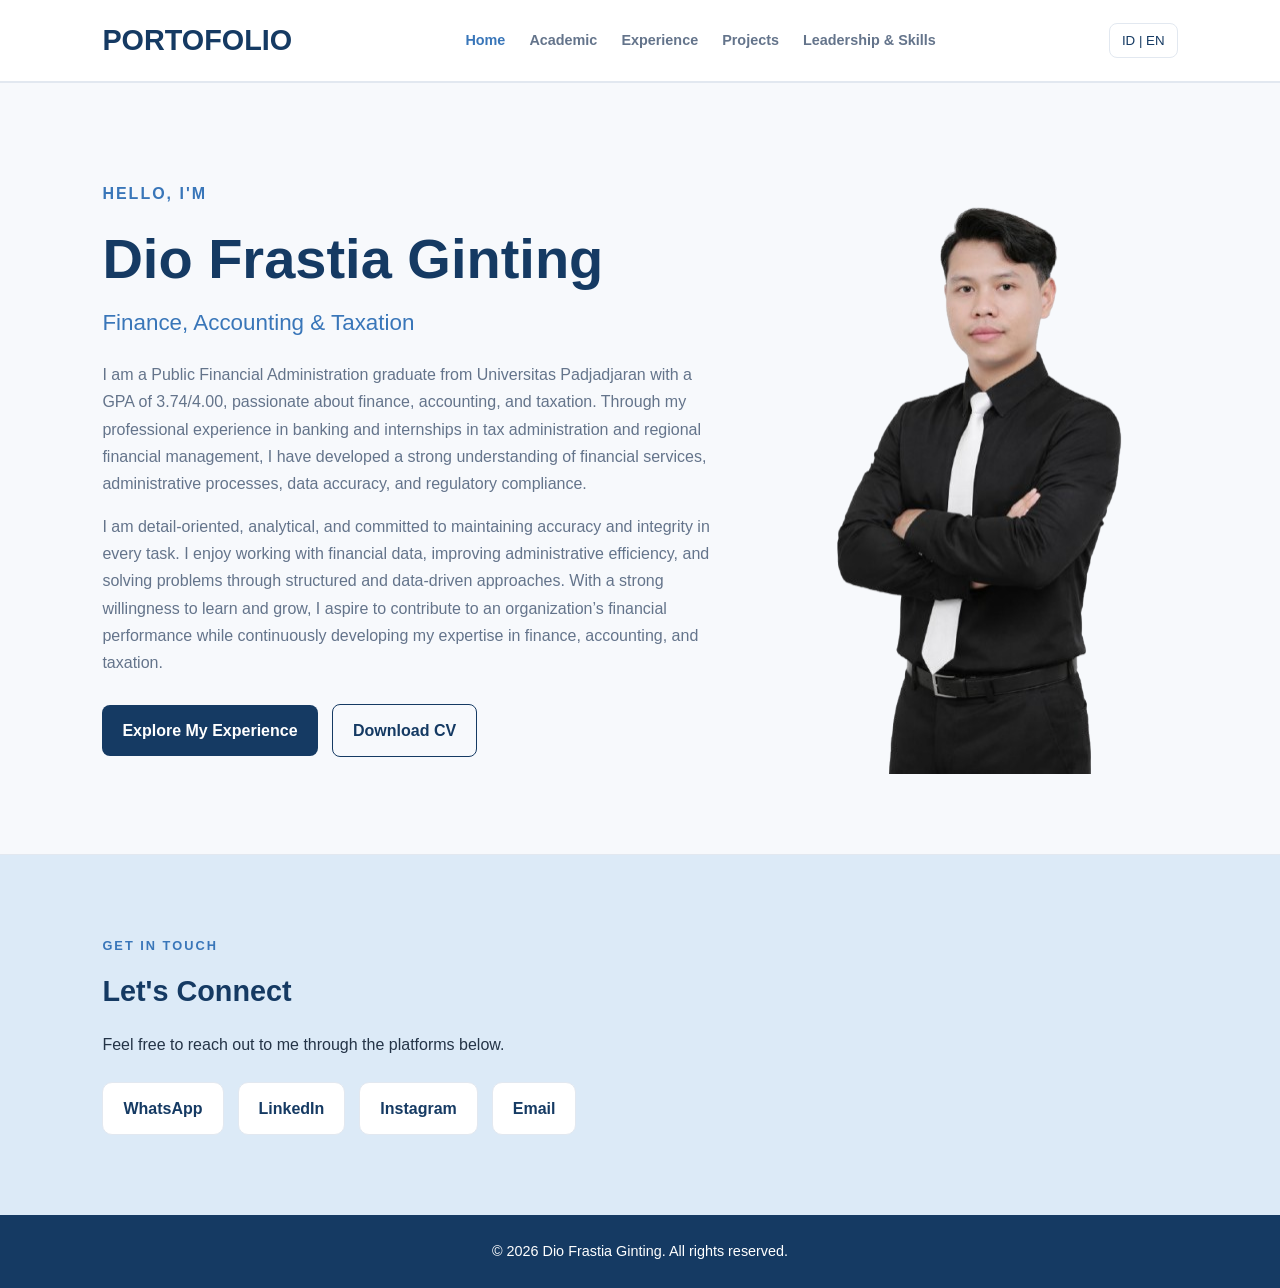
<file: index.html>
<!DOCTYPE html>
<html lang="en">
<head>
    <meta charset="UTF-8">
    <meta name="viewport" content="width=device-width, initial-scale=1.0">

    <title>Dio Frastia Ginting | Portfolio</title>

    <meta
        name="description"
        content="Professional portfolio of Dio Frastia Ginting in finance, accounting, and taxation."
    >

    <link rel="stylesheet" href="style.css">
</head>


<body>

    <!-- 1. Navigation -->
    <header>
     
<!-- Navigation -->
<header>
  
<nav>
    <a href="index.html" class="logo">PORTOFOLIO</a>

    <button type="button" id="menu-toggle" aria-label="Buka menu" aria-expanded="false">
        ☰
    </button>

    
<div class="nav-links">
    <a href="index.html" class="active" data-id="Beranda" data-en="Home">Home</a>
    <a href="academic.html" data-id="Akademik" data-en="Academic">Academic</a>
    <a href="experience.html" data-id="Pengalaman" data-en="Experience">Experience</a>
    <a href="projects.html" data-id="Proyek" data-en="Projects">Projects</a>
    <a href="leadership.html" data-id="Kepemimpinan &amp; Keahlian" data-en="Leadership &amp; Skills">Leadership &amp; Skills</a>
</div>


    <button type="button" id="language-toggle">
        ID | EN
    </button>
</nav>

</header>

        </nav>
    </header>

    <!-- 2. Main Content -->
    <main>

        <!-- Home Section -->
        <section id="home">
        
<div class="hero-content">
    <p data-id="Halo, saya" data-en="Hello, I'm">Hello, I'm</p>

    <h1>Dio Frastia Ginting</h1>

    <h2 data-id="Keuangan, Akuntansi &amp; Perpajakan" data-en="Finance, Accounting &amp; Taxation">Finance, Accounting &amp; Taxation</h2>

    <p data-id="Saya merupakan lulusan Administrasi Keuangan Publik dari Universitas Padjadjaran dengan IPK 3,74/4,00, yang memiliki minat pada bidang keuangan, akuntansi, dan perpajakan. Melalui pengalaman profesional di bidang perbankan serta magang dalam administrasi perpajakan dan pengelolaan keuangan daerah, saya memahami layanan keuangan, proses administrasi, akurasi data, dan kepatuhan terhadap peraturan." data-en="I am a Public Financial Administration graduate from Universitas Padjadjaran with a GPA of 3.74/4.00, passionate about finance, accounting, and taxation. Through my professional experience in banking and internships in tax administration and regional financial management, I have developed a strong understanding of financial services, administrative processes, data accuracy, and regulatory compliance.">I am a Public Financial Administration graduate from Universitas Padjadjaran with a GPA of 3.74/4.00, passionate about finance, accounting, and taxation. Through my professional experience in banking and internships in tax administration and regional financial management, I have developed a strong understanding of financial services, administrative processes, data accuracy, and regulatory compliance.</p>

    <p data-id="Saya memiliki ketelitian, kemampuan analitis, serta komitmen untuk menjaga akurasi dan integritas dalam setiap pekerjaan. Saya senang bekerja dengan data keuangan, meningkatkan efisiensi administrasi, dan menyelesaikan masalah melalui pendekatan yang terstruktur dan berbasis data. Dengan semangat untuk terus belajar dan berkembang, saya ingin berkontribusi terhadap kinerja keuangan organisasi sekaligus mengembangkan keahlian di bidang keuangan, akuntansi, dan perpajakan." data-en="I am detail-oriented, analytical, and committed to maintaining accuracy and integrity in every task. I enjoy working with financial data, improving administrative efficiency, and solving problems through structured and data-driven approaches. With a strong willingness to learn and grow, I aspire to contribute to an organization’s financial performance while continuously developing my expertise in finance, accounting, and taxation.">I am detail-oriented, analytical, and committed to maintaining accuracy and integrity in every task. I enjoy working with financial data, improving administrative efficiency, and solving problems through structured and data-driven approaches. With a strong willingness to learn and grow, I aspire to contribute to an organization’s financial performance while continuously developing my expertise in finance, accounting, and taxation.</p>

    <a href="experience.html" data-id="Lihat Pengalaman Saya" data-en="Explore My Experience">Explore My Experience</a>

    <a href="Dio_Frastia_Ginting_CV.pdf" download data-id="Unduh CV" data-en="Download CV">Download CV</a>
</div>


            <div class="hero-image">
                <img src="images/profile.png" alt="Photo profesional of Dio Frastia Ginting">
            </div>
        </section>
        

<!-- Contact Section -->
<section id="contact">
    <p>GET IN TOUCH</p>
    <h2>Let's Connect</h2>

    <p>
        Feel free to reach out to me through the platforms below.
    </p>

    
<div class="contact-links">
    <a href="https://wa.me/6282125628489" target="_blank" rel="noopener noreferrer">WhatsApp</a>

    <a href="https://www.linkedin.com/in/diofrastiaginting/" target="_blank" rel="noopener noreferrer">LinkedIn</a>

    <a href="https://www.instagram.com/diofrastia12/" target="_blank" rel="noopener noreferrer">Instagram</a>

    <a href="mailto:diofrastia010@gmail.com">Email</a>
</div>

</section>

    </main>

    <!-- 3. Footer -->
    <footer>
        <p>&copy; 2026 Dio Frastia Ginting. All rights reserved.</p>
    </footer>

<button id="back-to-top" type="button" aria-label="Kembali ke atas">
    ↑
</button>


    <script src="script.js"></script>

</body>
</html>
</file>
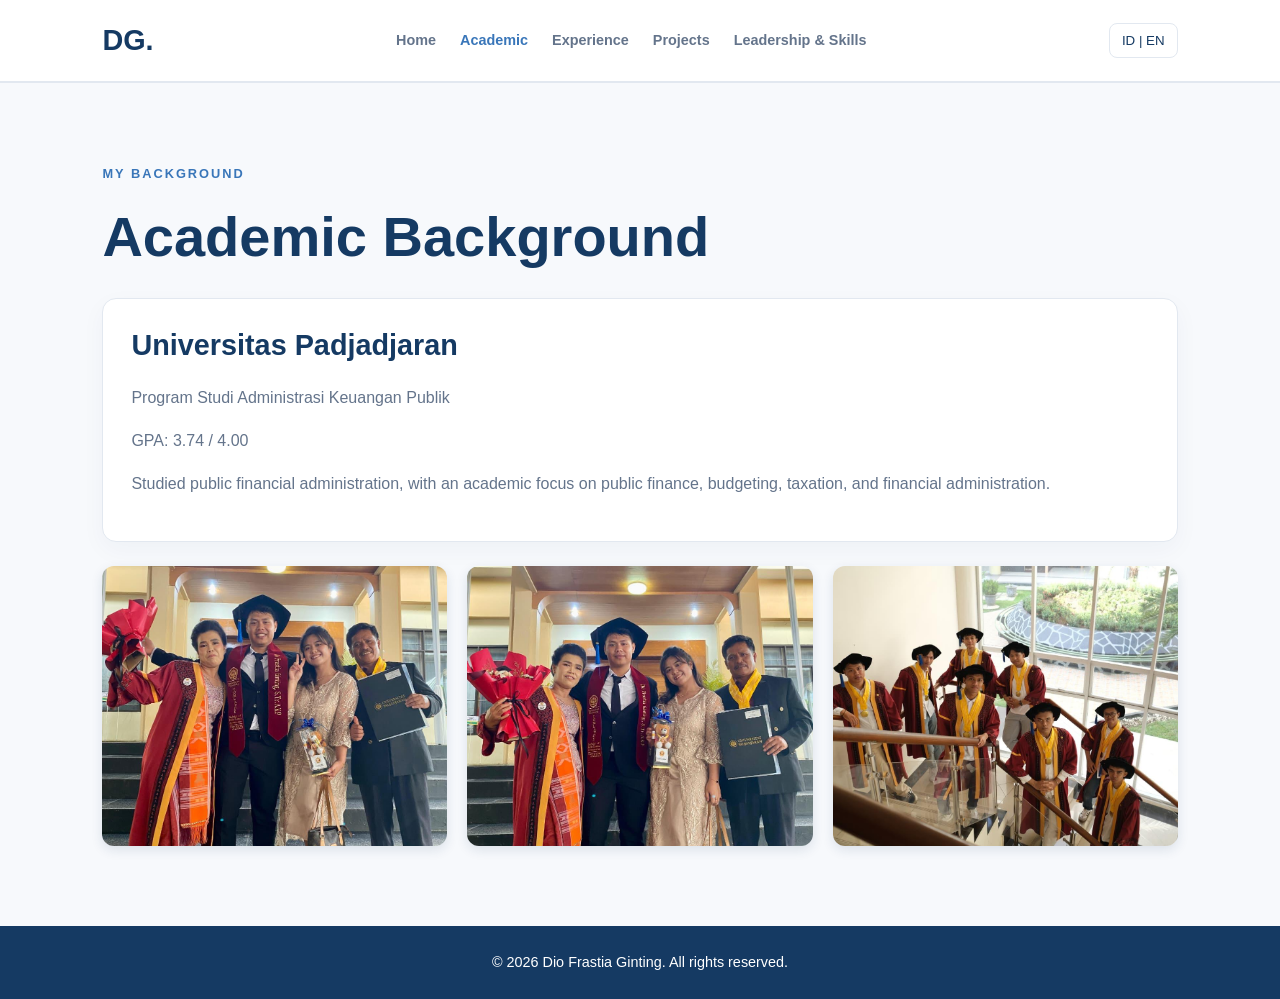
<file: academic.html>
<!DOCTYPE html>
<html lang="en">
<head>
    <meta charset="UTF-8">
    <meta name="viewport" content="width=device-width, initial-scale=1.0">

    <title>Academic | Dio Frastia Ginting</title>

    <link rel="stylesheet" href="style.css">
</head>

<body>

    <header>
       
<nav>
    <a href="index.html" class="logo">DG.</a>
    <button type="button" id="menu-toggle"
        aria-label="Buka menu"
        aria-expanded="false">☰</button>

    <div class="nav-links">
        <a href="index.html" data-id="Beranda" data-en="Home">Home</a>
        <a href="academic.html" class="active" data-id="Akademik" data-en="Academic">Academic</a>
        <a href="experience.html" data-id="Pengalaman" data-en="Experience">Experience</a>
        <a href="projects.html" data-id="Proyek" data-en="Projects">Projects</a>
        <a href="leadership.html" data-id="Kepemimpinan &amp; Keahlian" data-en="Leadership &amp; Skills">Leadership &amp; Skills</a>
    </div>

    <button type="button" id="language-toggle">
        ID | EN
    </button>
</nav>

    </header>


<main>
    <section id="academic">
        <p data-id="LATAR BELAKANG SAYA" data-en="MY BACKGROUND">MY BACKGROUND</p>
        <h1 data-id="Latar Belakang Akademik" data-en="Academic Background">Academic Background</h1>

        <article>
            <h2>Universitas Padjadjaran</h2>

            <p data-id="Program Studi Administrasi Keuangan Publik" data-en="Public Financial Administration Program">Program Studi Administrasi Keuangan Publik</p>

            <p data-id="IPK: 3,74 / 4,00" data-en="GPA: 3.74 / 4.00">GPA: 3.74 / 4.00</p>

            <p data-id="Mempelajari administrasi keuangan publik dengan fokus akademik pada keuangan publik, penganggaran, perpajakan, dan administrasi keuangan." data-en="Studied public financial administration, with an academic focus on public finance, budgeting, taxation, and financial administration.">
                Studied public financial administration, with an academic
                focus on public finance, budgeting, taxation, and financial
                administration.
            </p>
        </article>

        <div class="graduation-gallery">
            <img src="images/foto wisuda.jpeg" alt="Foto wisuda 1">
            <img src="images/foto wisuda 2.jpeg" alt="Foto wisuda 2">
            <img src="images/foto wisuda 3.jpeg" alt="Foto wisuda 3">
        </div>
    </section>
</main>


    <footer>
        <p>&copy; 2026 Dio Frastia Ginting. All rights reserved.</p>
    </footer>

    <script src="script.js"></script>

</body>
</html>
</file>
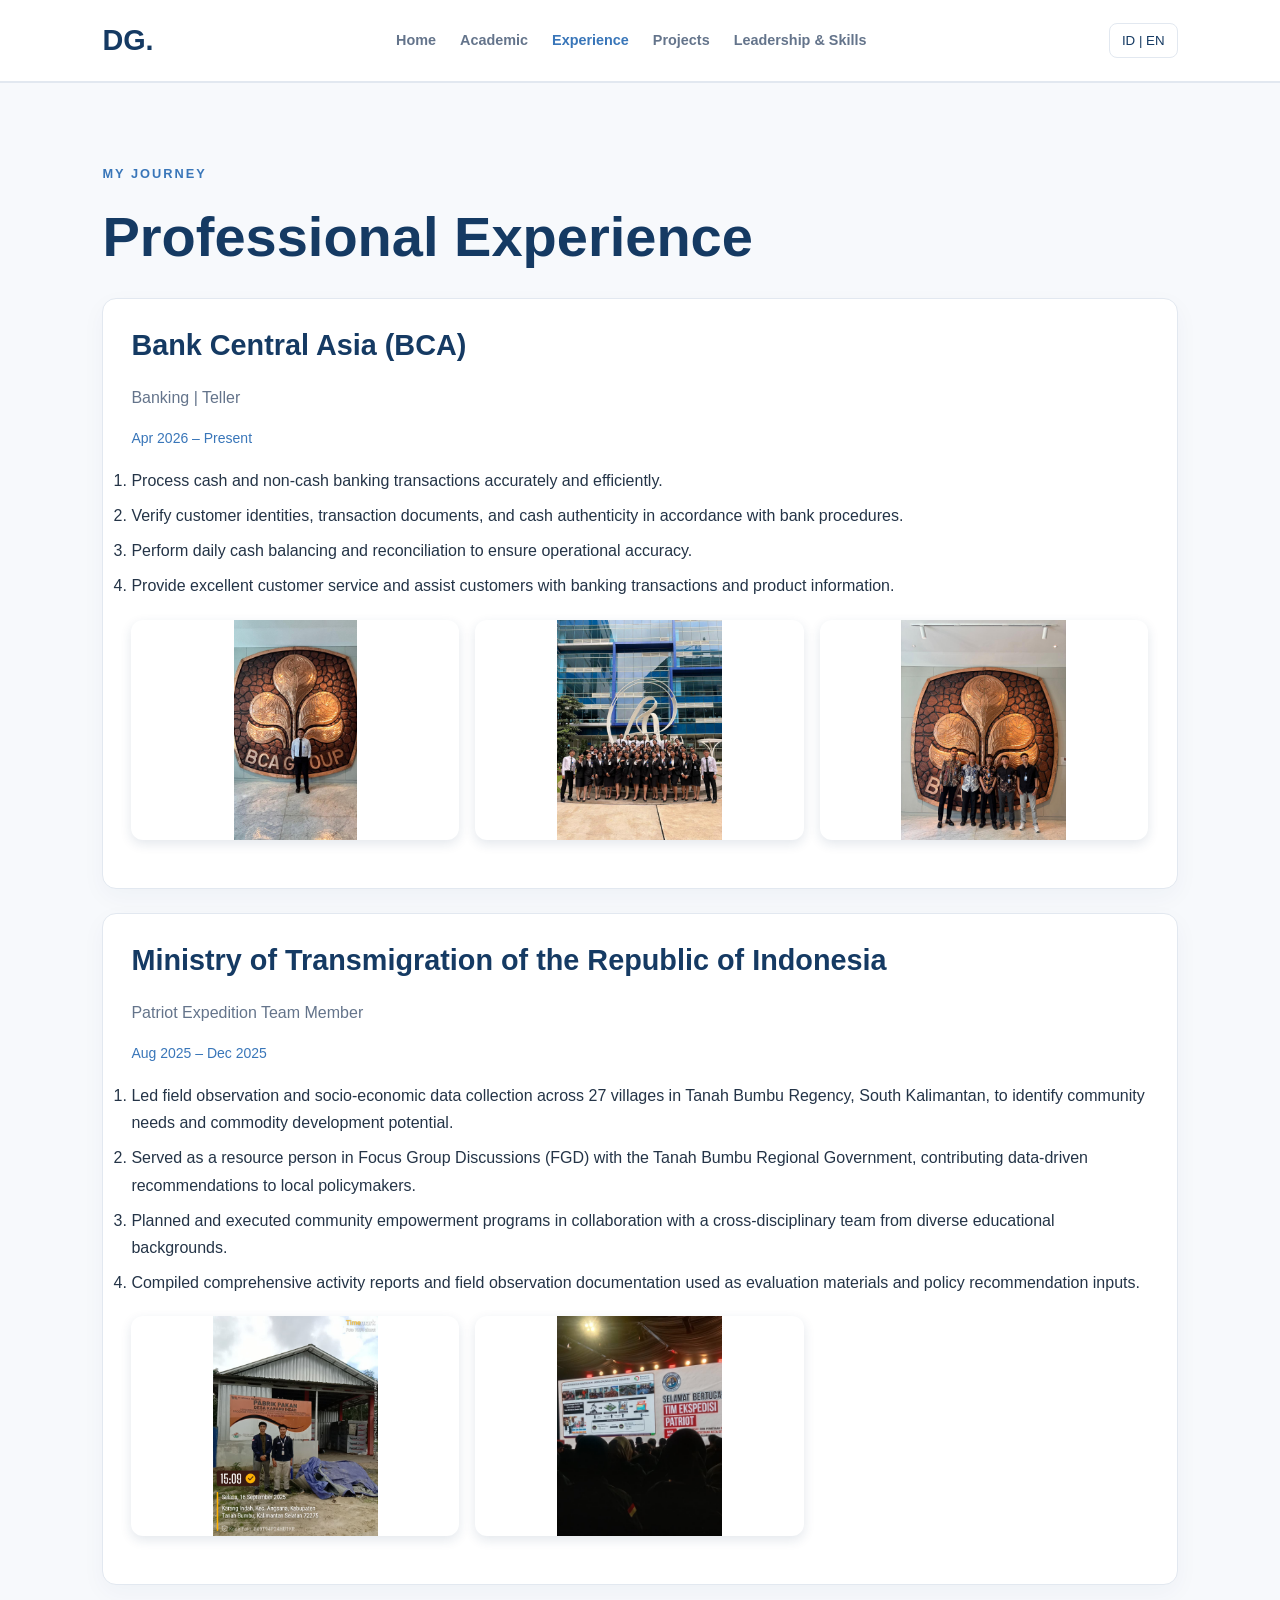
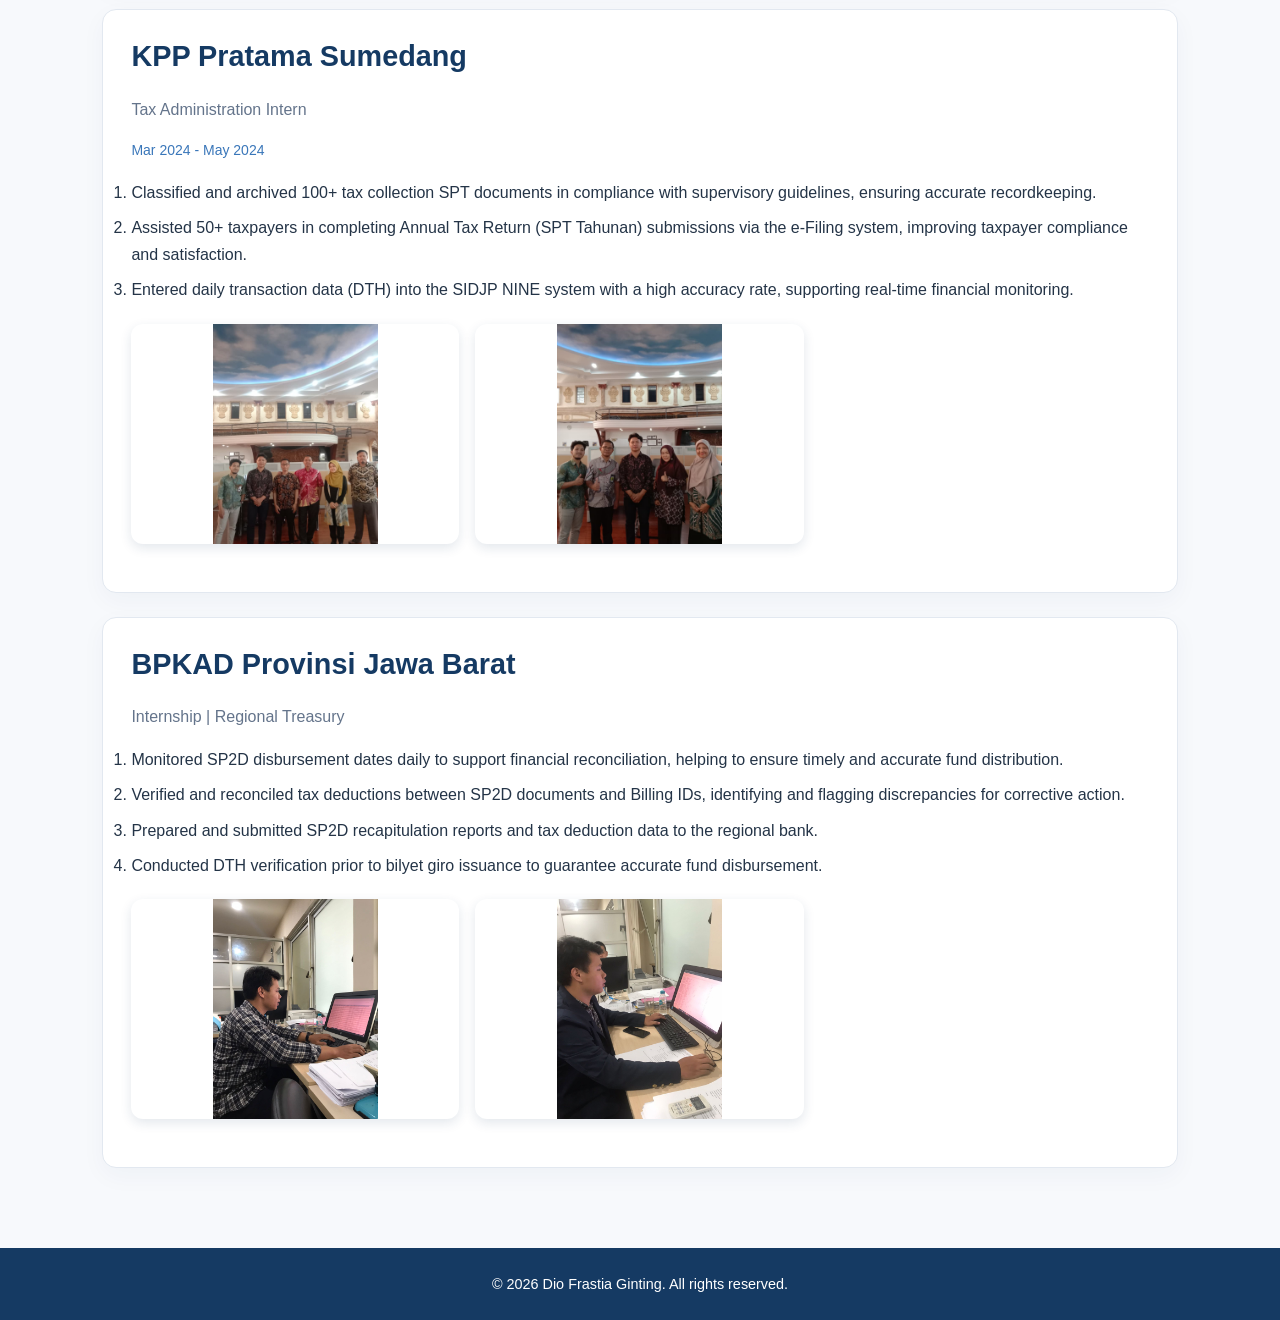
<file: experience.html>
<!DOCTYPE html>
<html lang="en">
<head>
    <meta charset="UTF-8">
    <meta name="viewport" content="width=device-width, initial-scale=1.0">

    <title>Experience | Dio Frastia Ginting</title>

    <link rel="stylesheet" href="style.css">
</head>

<body>

    <header>
        <nav>
            <a href="index.html" class="logo">DG.</a>
            <button type="button" id="menu-toggle"
        aria-label="Buka menu"
        aria-expanded="false">☰</button>

            <div class="nav-links">
                <a href="index.html">Home</a>
                <a href="academic.html">Academic</a>
                <a href="experience.html" class="active">Experience</a>
                <a href="projects.html">Projects</a>
                <a href="leadership.html">Leadership &amp; Skills</a>
            </div>

            <button type="button" id="language-toggle">
                ID | EN
            </button>
        </nav>
    </header>

    
<main>
    <section id="experience">
       <p data-id="PERJALANAN SAYA" data-en="MY JOURNEY">MY JOURNEY</p>
       <h1 data-id="Pengalaman Profesional" data-en="Professional Experience">Professional Experience</h1>


       
<article>
    
<h2>Bank Central Asia (BCA)</h2>
<p data-id="Perbankan | Teller" data-en="Banking | Teller">Banking | Teller</p>
<p class="work-period">Apr 2026 – Present</p>

<ol>
    <li data-id="Memproses transaksi perbankan tunai dan non-tunai secara akurat dan efisien." data-en="Process cash and non-cash banking transactions accurately and efficiently.">Process cash and non-cash banking transactions accurately and efficiently.</li>
    <li data-id="Memverifikasi identitas nasabah, dokumen transaksi, dan keaslian uang sesuai prosedur bank." data-en="Verify customer identities, transaction documents, and cash authenticity in accordance with bank procedures.">Verify customer identities, transaction documents, and cash authenticity in accordance with bank procedures.</li>
    <li data-id="Melakukan penghitungan dan rekonsiliasi kas harian untuk memastikan akurasi operasional." data-en="Perform daily cash balancing and reconciliation to ensure operational accuracy.">Perform daily cash balancing and reconciliation to ensure operational accuracy.</li>
    <li data-id="Memberikan pelayanan nasabah yang baik serta membantu transaksi dan memberikan informasi produk perbankan." data-en="Provide excellent customer service and assist customers with banking transactions and product information.">Provide excellent customer service and assist customers with banking transactions and product information.</li>
</ol>

    <div class="experience-gallery">
    <img src="images/foto bca 1.jpeg" alt="BCA work experience">
    <img src="images/foto bca 2.jpeg" alt="BCA work experience 2">
    <img src="images/foto bca 3.jpeg" alt="BCA work experience 3">
</div>
</article>

<article>
    <h2>Ministry of Transmigration of the Republic of Indonesia</h2>

    <p data-id="Anggota Tim Ekspedisi Patriot"
       data-en="Patriot Expedition Team Member">Patriot Expedition Team Member</p>

    <p class="work-period"
       data-id="Agustus 2025 – Desember 2025"
       data-en="Aug 2025 – Dec 2025">Aug 2025 – Dec 2025</p>

    <ol>
        <li
            data-id="Memimpin observasi lapangan dan pengumpulan data sosial ekonomi di 27 desa di Kabupaten Tanah Bumbu, Kalimantan Selatan, untuk mengidentifikasi kebutuhan masyarakat dan potensi pengembangan komoditas."
            data-en="Led field observation and socio-economic data collection across 27 villages in Tanah Bumbu Regency, South Kalimantan, to identify community needs and commodity development potential.">
            Led field observation and socio-economic data collection across 27 villages in Tanah Bumbu Regency, South Kalimantan, to identify community needs and commodity development potential.
        </li>
        <li
            data-id="Menjadi narasumber dalam Focus Group Discussion (FGD) bersama Pemerintah Kabupaten Tanah Bumbu serta memberikan rekomendasi berbasis data kepada para pemangku kebijakan daerah."
            data-en="Served as a resource person in Focus Group Discussions (FGD) with the Tanah Bumbu Regional Government, contributing data-driven recommendations to local policymakers.">
            Served as a resource person in Focus Group Discussions (FGD) with the Tanah Bumbu Regional Government, contributing data-driven recommendations to local policymakers.
        </li>
        <li
            data-id="Merencanakan dan melaksanakan program pemberdayaan masyarakat bersama tim lintas disiplin dengan latar belakang pendidikan yang beragam."
            data-en="Planned and executed community empowerment programs in collaboration with a cross-disciplinary team from diverse educational backgrounds.">
            Planned and executed community empowerment programs in collaboration with a cross-disciplinary team from diverse educational backgrounds.
        </li>
        <li
            data-id="Menyusun laporan kegiatan dan dokumentasi observasi lapangan sebagai bahan evaluasi dan masukan rekomendasi kebijakan."
            data-en="Compiled comprehensive activity reports and field observation documentation used as evaluation materials and policy recommendation inputs.">
            Compiled comprehensive activity reports and field observation documentation used as evaluation materials and policy recommendation inputs.
        </li>
    </ol>
       <div class="experience-gallery">
    <img src="images/TEP 1.jpeg" alt="Tim Ekspedisi Patriot">
    <img src="images/TEP 2.jpeg" alt="Tim Ekspedisi Patriot">
    
</div>
</article>

            </p>
        </article>

        <article>
            <h2>KPP Pratama Sumedang</h2>
            <p data-id="Magang Administrasi Perpajakan" data-en="Tax Administration Intern">Tax Administration Intern</p>
            <p class="work-period">Mar 2024 - May 2024</p>
            <ol>
                <li data-id="Mengelompokkan dan mengarsipkan lebih dari 100 dokumen penagihan pajak sesuai pedoman pengawasan
                 untuk memastikan pencatatan yang akurat." data-en="Classified and archived 100+ tax collection SPT documents in 
                 compliance with supervisory guidelines, ensuring accurate recordkeeping."
                 >Classified and archived 100+ tax collection SPT documents in compliance with supervisory guidelines, ensuring accurate recordkeeping.</li>
                <li data-id="Membantu lebih dari 50 wajib pajak menyampaikan SPT Tahunan melalui sistem e-Filing, sehingga mendukung kepatuhan dan kepuasan wajib pajak." data-en="Assisted 50+ taxpayers in completing Annual Tax Return (SPT Tahunan) submissions via the e-Filing system, improving taxpayer compliance and satisfaction.">Assisted 50+ taxpayers in completing Annual Tax Return (SPT Tahunan) submissions via the e-Filing system, improving taxpayer compliance and satisfaction.</li>
                <li data-id="Memasukkan data transaksi harian (DTH) ke sistem SIDJP NINE secara akurat untuk mendukung pemantauan keuangan secara real-time." data-en="Entered daily transaction data (DTH) into the SIDJP NINE system with a high accuracy rate, supporting real-time financial monitoring.">Entered daily transaction data (DTH) into the SIDJP NINE system with a high accuracy rate, supporting real-time financial monitoring.</li>
</ol>

            <div class="experience-gallery">
                <img src="images/magang kpp pratama sumedang 1.jpeg" alt="Foto Magang KPP">
                <img src="images/magang kpp pratama sumedang 2.jpeg" alt="Foto Magang KPP">
            </div>
               
            </p>
        </article>

        <article>
            <h2>BPKAD Provinsi Jawa Barat</h2>
            <p data-id="Magang | Perbendaharaan Daerah" data-en="Internship | Regional Treasury">Internship | Regional Treasury</p>
            <ol>
                <li data-id="Memantau tanggal pencairan SP2D setiap hari untuk mendukung rekonsiliasi keuangan dan memastikan penyaluran dana yang tepat waktu dan akurat." data-en="Monitored SP2D disbursement dates daily to support financial reconciliation, helping to ensure timely and accurate fund distribution."
                >Monitored SP2D disbursement dates daily to support financial reconciliation, helping to ensure timely and accurate fund distribution.</li>
                <li data-id="Memverifikasi dan merekonsiliasi potongan pajak antara dokumen SP2D dan Billing ID, serta mengidentifikasi ketidaksesuaian untuk ditindaklanjuti." data-en="Verified and reconciled tax deductions between SP2D documents and Billing IDs, identifying and flagging discrepancies for corrective action."
                >Verified and reconciled tax deductions between SP2D documents and Billing IDs, identifying and flagging discrepancies for corrective action.</li>
                <li data-id="Menyusun dan menyerahkan laporan rekapitulasi SP2D serta data potongan pajak kepada bank daerah." data-en="Prepared and submitted SP2D recapitulation reports and tax deduction data to the regional bank."
                >Prepared and submitted SP2D recapitulation reports and tax deduction data to the regional bank.</li>
                <li data-id="Melakukan verifikasi DTH sebelum penerbitan bilyet giro untuk memastikan penyaluran dana yang akurat." data-en="Conducted DTH verification prior to bilyet giro issuance to guarantee accurate fund disbursement."
                >Conducted DTH verification prior to bilyet giro issuance to guarantee accurate fund disbursement.</li>
            </ol>

            <div class="experience-gallery">
                <img src="images/magang BPKAD 1.jpeg" alt="Foto Magang BPKAD">
                <img src="images/magang BPKAD 2.jpeg" alt="Foto Magang BPKAD">
            </div>
            </p>
            
        </article>
    </section>
</main>

    <footer>
        <p>&copy; 2026 Dio Frastia Ginting. All rights reserved.</p>
    </footer>

    <script src="script.js"></script>

</body>
</html>
</file>
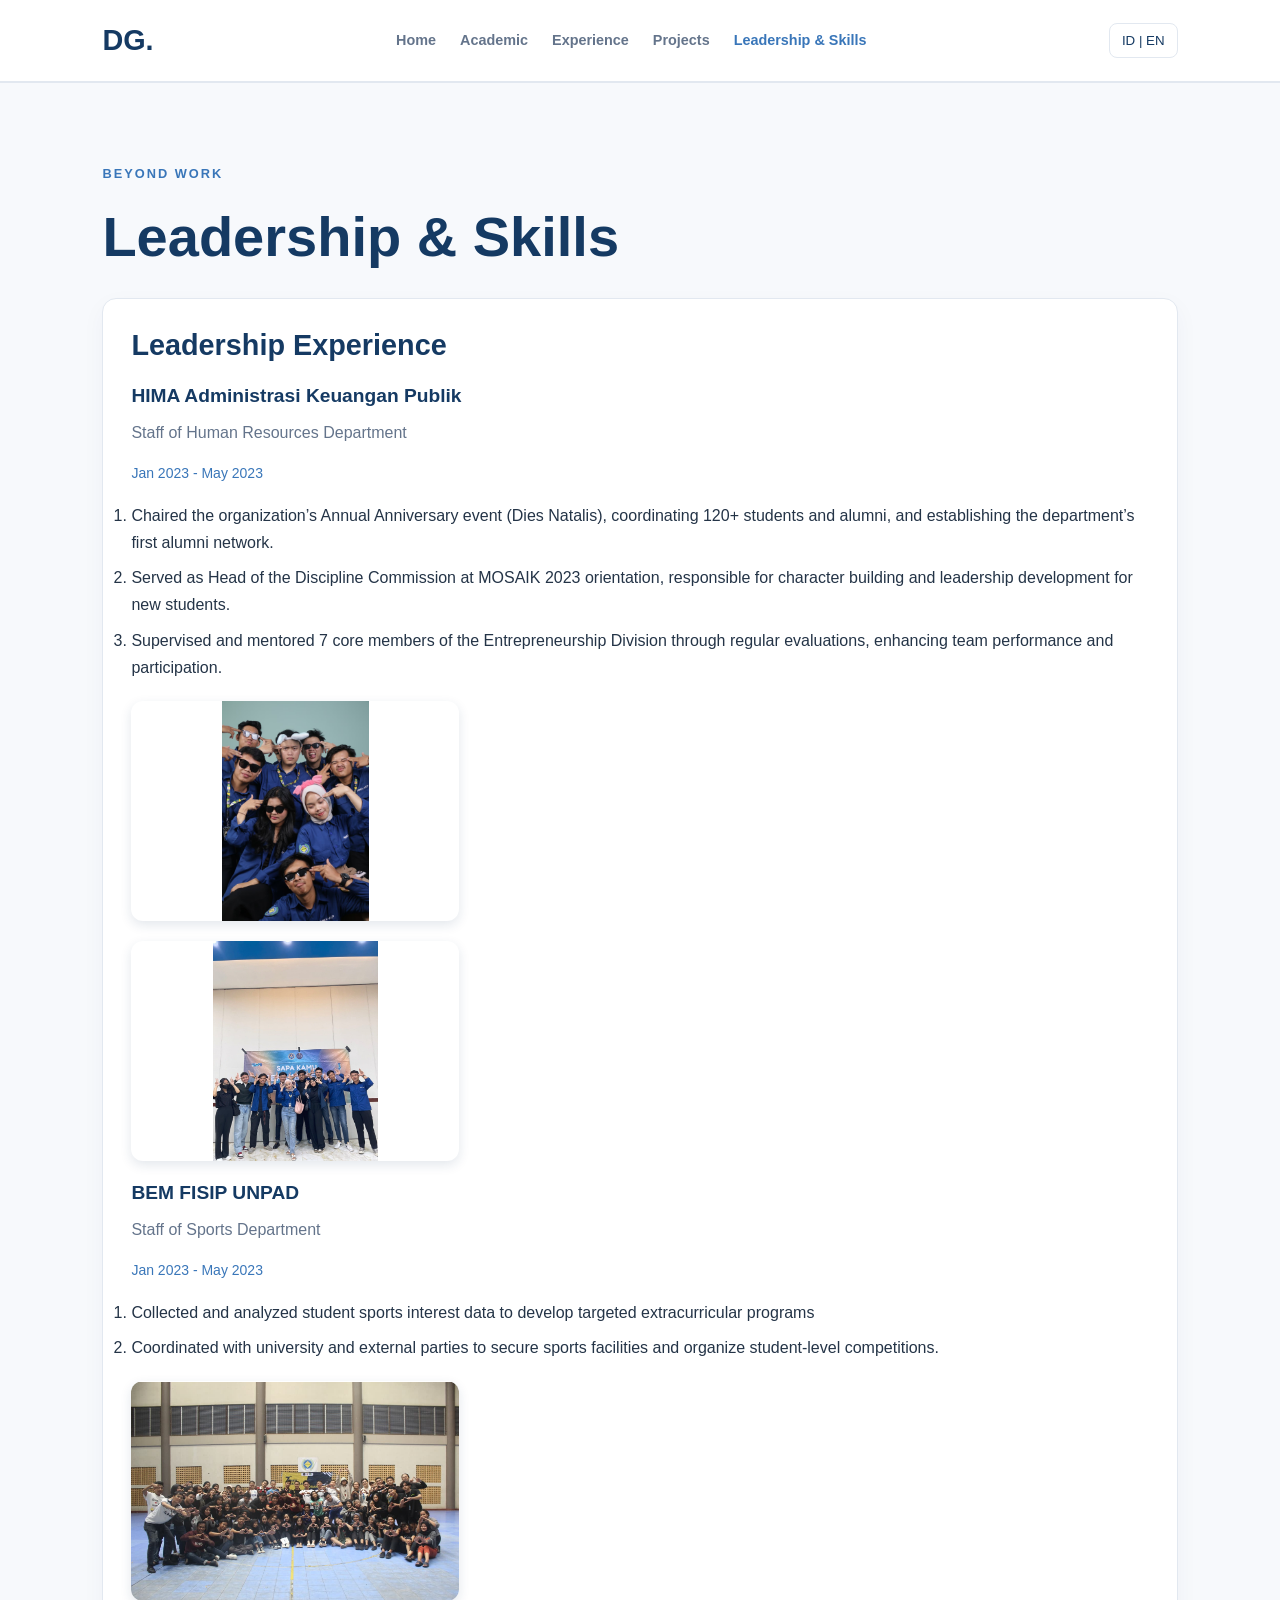
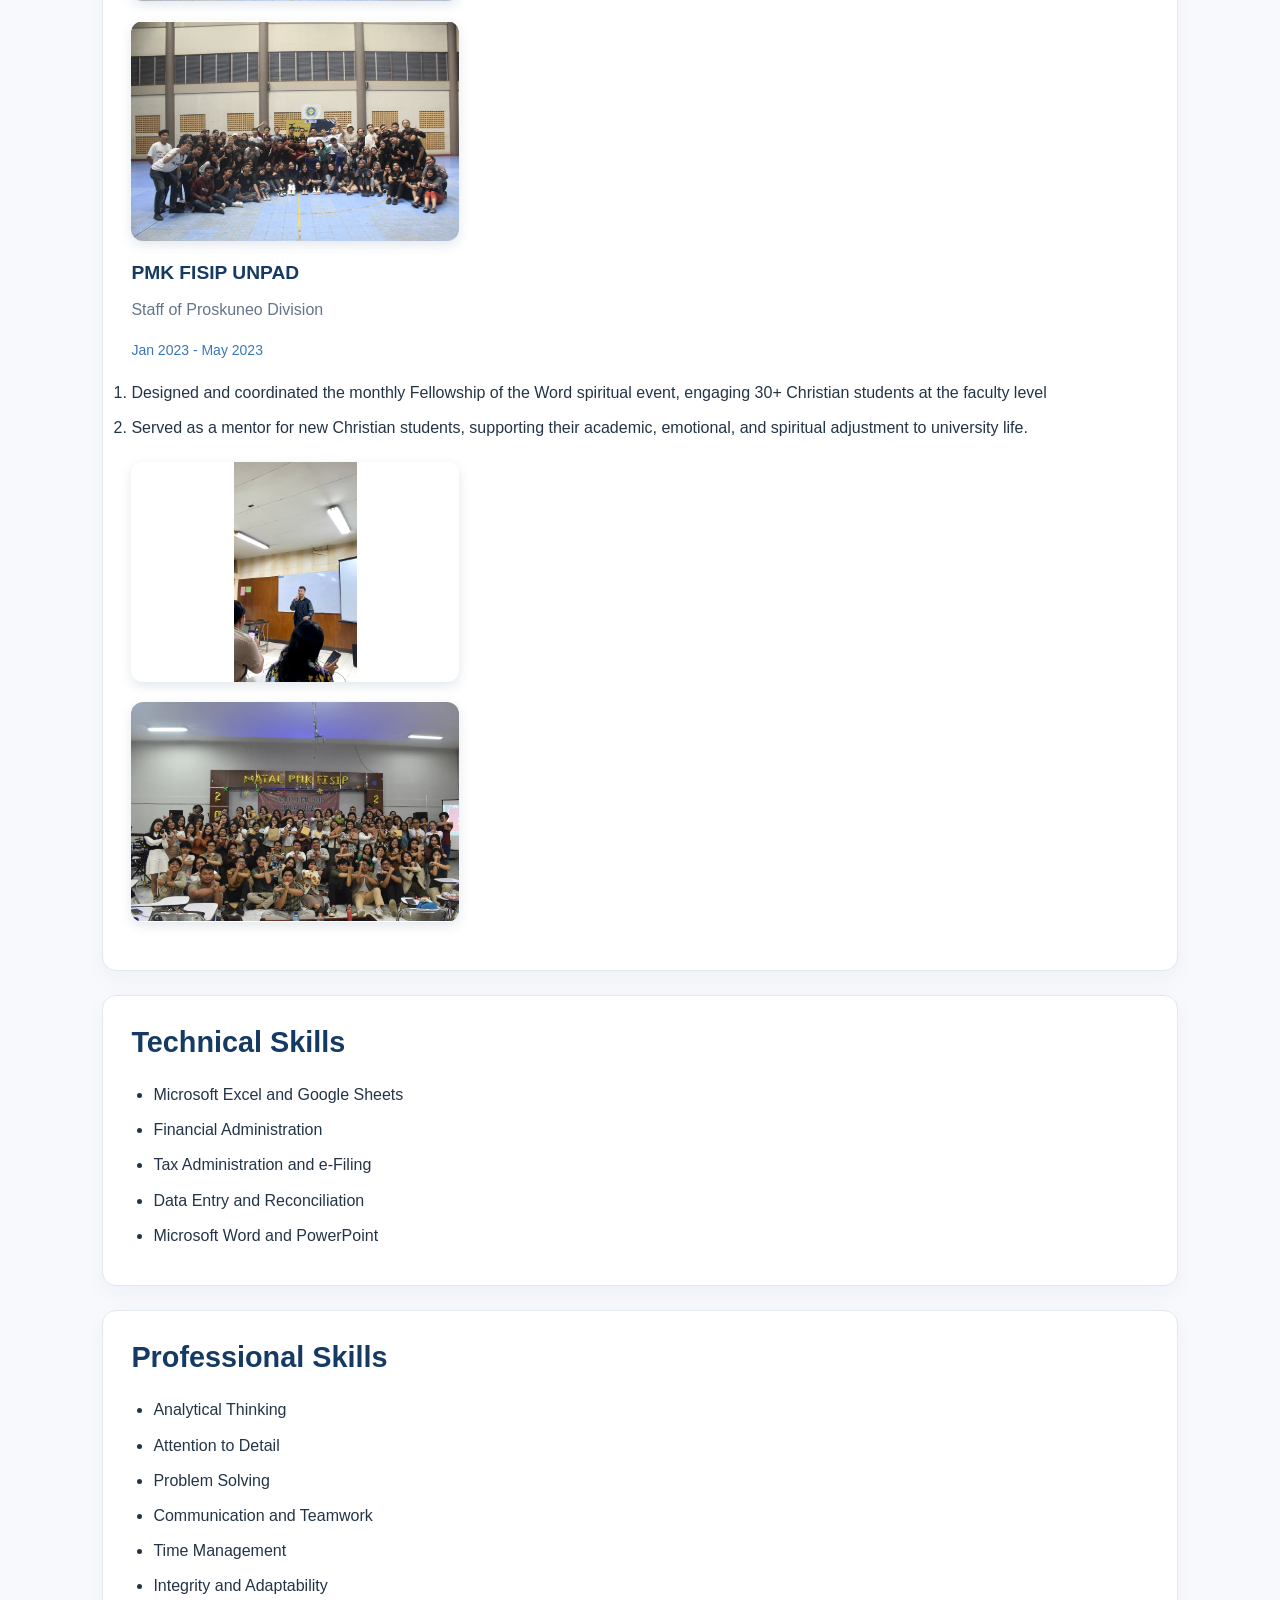
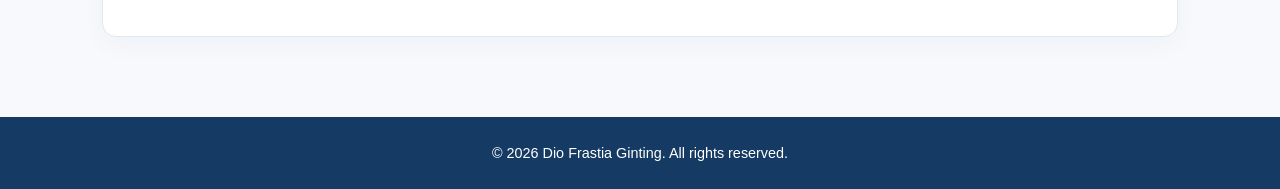
<file: leadership.html>
<!DOCTYPE html>
<html lang="en">
<head>
    <meta charset="UTF-8">
    <meta name="viewport" content="width=device-width, initial-scale=1.0">

    <title>Leadership & Skills | Dio Frastia Ginting</title>

    <link rel="stylesheet" href="style.css">
</head>

<body>

    <header>
        <nav>
            <a href="index.html" class="logo">DG.</a>
            <button type="button" id="menu-toggle"
        aria-label="Buka menu"
        aria-expanded="false">☰</button>

            <div class="nav-links">
                <a href="index.html">Home</a>
                <a href="academic.html">Academic</a>
                <a href="experience.html">Experience</a>
                <a href="projects.html">Projects</a>
                <a href="leadership.html" class="active">Leadership &amp; Skills</a>
            </div>

            <button type="button" id="language-toggle">
                ID | EN
            </button>
        </nav>
    </header>

 
<main>
    <section id="leadership">
        <p data-id="DI LUAR PEKERJAAN" data-en="BEYOND WORK">BEYOND WORK</p>
        <h1 data-id="Kepemimpinan &amp; Keahlian" data-en="Leadership &amp; Skills">Leadership &amp; Skills</h1>

        <article>
            <h2 data-id="Pengalaman Kepemimpinan" data-en="Leadership Experience">Leadership Experience</h2>

            <h3>HIMA Administrasi Keuangan Publik</h3>
            <p data-id="Staf Departemen Sumber Daya Manusia" data-en="Staff of Human Resources Department">Staff of Human Resources Department</p>
            <p class="work-period">Jan 2023 - May 2023</p>
            <ol>
                <li data-id="Memimpin acara Dies Natalis organisasi dengan mengoordinasikan lebih dari 120 mahasiswa dan alumni, serta membentuk jaringan alumni pertama di departemen." data-en="Chaired the organization’s Annual Anniversary event (Dies Natalis), coordinating 120+ students and alumni, and establishing the department’s first alumni network.">Chaired the organization’s Annual Anniversary event (Dies Natalis), coordinating 120+ students and alumni, and establishing the department’s first alumni network.</li>
                <li data-id="Menjabat sebagai Ketua Komisi Kedisiplinan pada kegiatan orientasi MOSAIK 2023, dengan tanggung jawab membangun karakter dan mengembangkan kepemimpinan mahasiswa baru." data-en="Served as Head of the Discipline Commission at MOSAIK 2023 orientation, responsible for character building and leadership development for new students.">Served as Head of the Discipline Commission at MOSAIK 2023 orientation, responsible for character building and leadership development for new students.</li>
                <li data-id="Mengawasi dan membimbing 7 anggota inti Divisi Kewirausahaan melalui evaluasi rutin untuk meningkatkan kinerja dan partisipasi tim." data-en="Supervised and mentored 7 core members of the Entrepreneurship Division through regular evaluations, enhancing team performance and participation.">Supervised and mentored 7 core members of the Entrepreneurship Division through regular evaluations, enhancing team performance and participation.</li>
            </ol>
            <div class="Leadership-gallery">
                <img src="images/SDM Hima 1.jpeg" alt="Foto SDM HIMA AKP">
                <img src="images/SDM Hima 2.jpeg" alt="Foto SDM HIMA AKP">
            </div>

            <h3>BEM FISIP UNPAD</h3>
            <p data-id="Staf Departemen Olahraga" data-en="Staff of Sports Department">Staff of Sports Department</p>
            <p class="work-period">Jan 2023 - May 2023</p>
            <ol>
                <li data-id="Mengumpulkan dan menganalisis data minat olahraga mahasiswa untuk mengembangkan program ekstrakurikuler yang tepat sasaran." data-en="Collected and analyzed student sports interest data to develop targeted extracurricular programs">Collected and analyzed student sports interest data to develop targeted extracurricular programs</li>
                <li data-id="Berkoordinasi dengan pihak universitas dan eksternal untuk memperoleh fasilitas olahraga serta menyelenggarakan kompetisi tingkat mahasiswa." data-en="Coordinated with university and external parties to secure sports facilities and organize student-level competitions.">Coordinated with university and external parties to secure sports facilities and organize student-level competitions.</li>
            </ol>
            <div class="Leadership-gallery">
                <img src="images/Porang 1.jpeg" alt="Foto Depor">
                <img src="images/Porang 2.jpeg" alt="Foto Depor">
            </div>

            <h3>PMK FISIP UNPAD</h3>
            <p data-id="Staf Divisi Proskuneo" data-en="Staff of Proskuneo Division">Staff of Proskuneo Division</p>
            <p class="work-period">Jan 2023 - May 2023</p>
            <ol>
                <li data-id="Merancang dan mengoordinasikan kegiatan Fellowship of the Word bulanan yang melibatkan lebih dari 30 mahasiswa Kristen di tingkat fakultas." data-en="Designed and coordinated the monthly Fellowship of the Word spiritual event, engaging 30+ Christian students at the faculty level">Designed and coordinated the monthly Fellowship of the Word spiritual event, engaging 30+ Christian students at the faculty level</li>
                <li data-id="Menjadi mentor bagi mahasiswa Kristen baru dengan mendukung penyesuaian akademik, emosional, dan spiritual mereka dalam kehidupan universitas." data-en="Served as a mentor for new Christian students, supporting their academic, emotional, and spiritual adjustment to university life.">Served as a mentor for new Christian students, supporting their academic, emotional, and spiritual adjustment to university life.</li>
            </ol>
            <div class="Leadership-gallery">
                <img src="images/PMK FISIP UNPAD 1.jpeg" alt="Foto PMK">
                <img src="images/PMK FISIP UNPAD 2.jpeg" alt="Foto PMK">
            </div>
        </article>

        <article>
            <h2 data-id="Keahlian Teknis" data-en="Technical Skills">Technical Skills</h2>
            <ul>
                <li data-id="Microsoft Excel dan Google Sheets" data-en="Microsoft Excel and Google Sheets">Microsoft Excel and Google Sheets</li>
                <li data-id="Administrasi Keuangan" data-en="Financial Administration">Financial Administration</li>
                <li data-id="Administrasi Perpajakan dan e-Filing" data-en="Tax Administration and e-Filing">Tax Administration and e-Filing</li>
                <li data-id="Entri dan Rekonsiliasi Data" data-en="Data Entry and Reconciliation">Data Entry and Reconciliation</li>
                <li data-id="Microsoft Word dan PowerPoint" data-en="Microsoft Word and PowerPoint">Microsoft Word and PowerPoint</li>
            </ul>
        </article>

        <article>
            <h2 data-id="Keahlian Profesional" data-en="Professional Skills">Professional Skills</h2>
            <ul>
                <li data-id="Berpikir Analitis" data-en="Analytical Thinking">Analytical Thinking</li>
                <li data-id="Perhatian terhadap Detail" data-en="Attention to Detail">Attention to Detail</li>
                <li data-id="Pemecahan Masalah" data-en="Problem Solving">Problem Solving</li>
                <li data-id="Komunikasi dan Kerja Sama Tim" data-en="Communication and Teamwork">Communication and Teamwork</li>
                <li data-id="Manajemen Waktu" data-en="Time Management">Time Management</li>
                <li data-id="Integritas dan Kemampuan Beradaptasi" data-en="Integrity and Adaptability">Integrity and Adaptability</li>
            </ul>
        </article>
    </section>
</main>


    <footer>
        <p>&copy; 2026 Dio Frastia Ginting. All rights reserved.</p>
    </footer>

    <script src="script.js"></script>

</body>
</html>
</file>
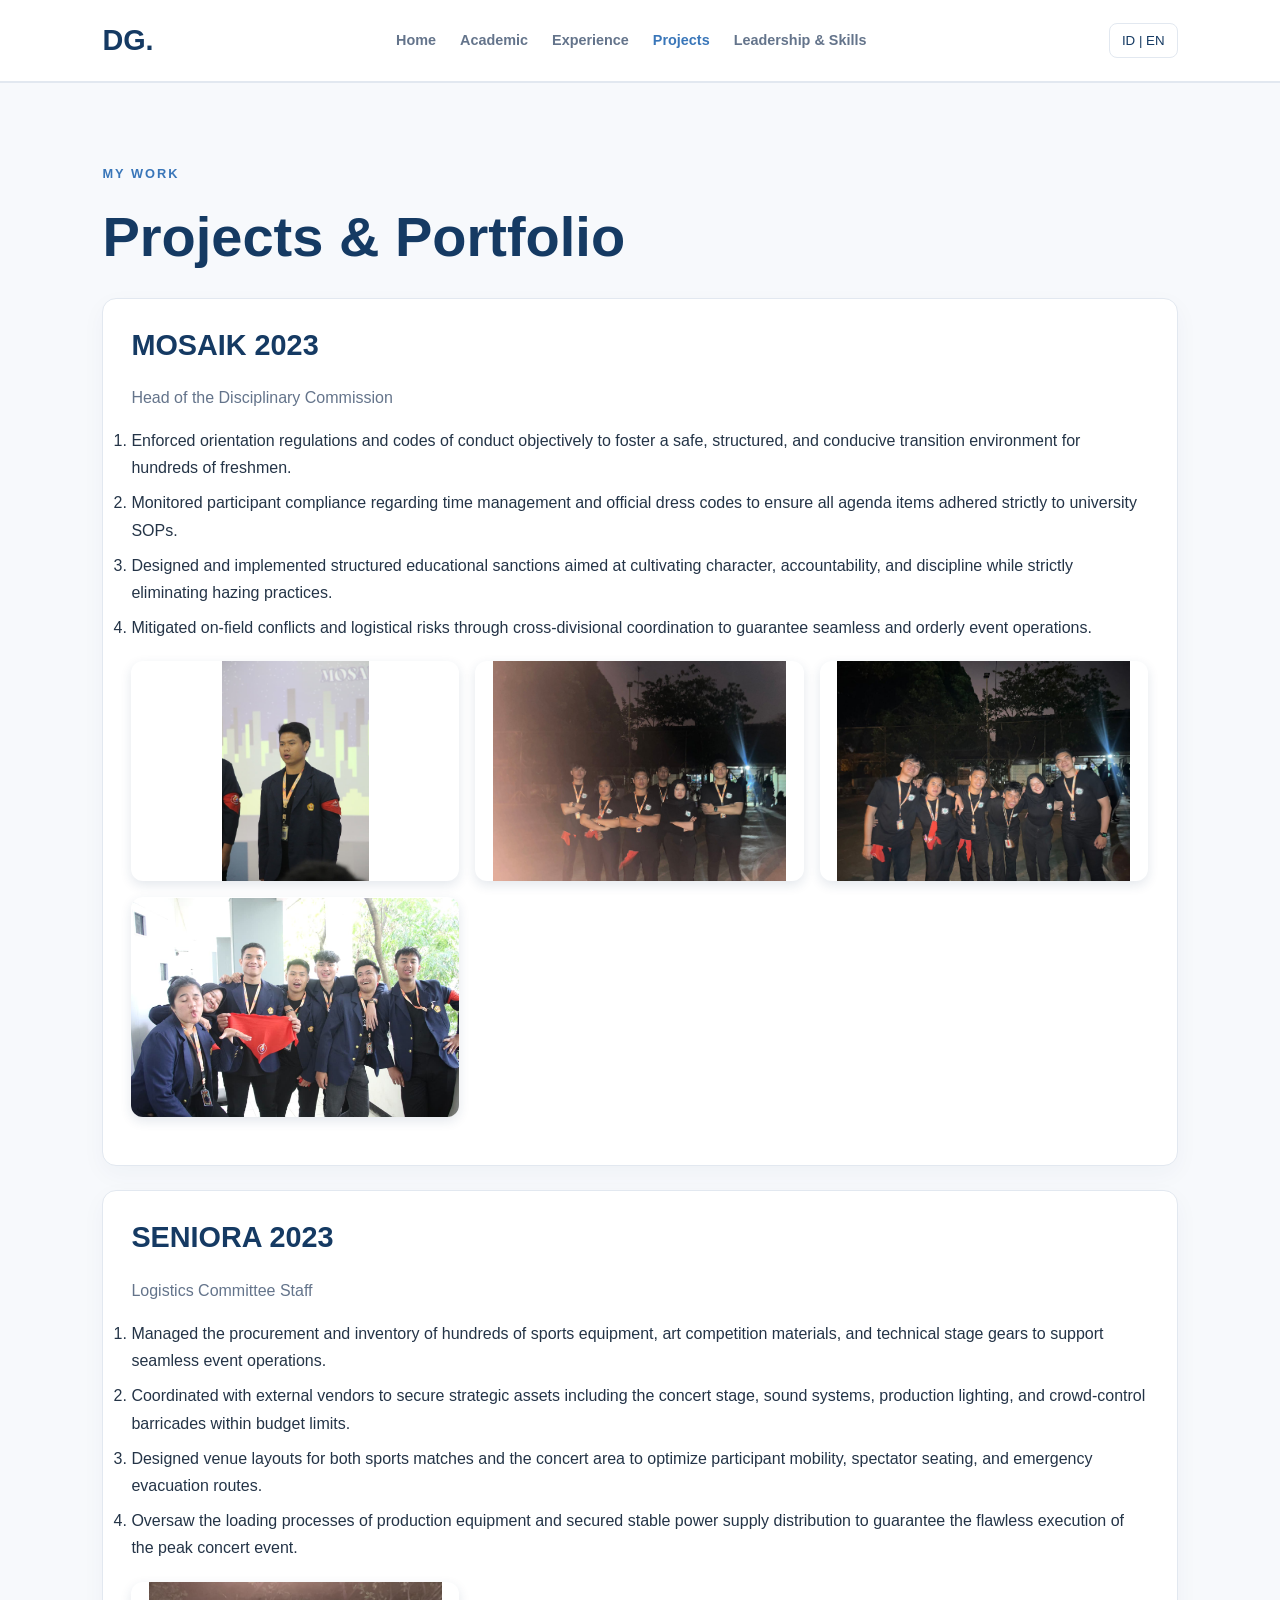
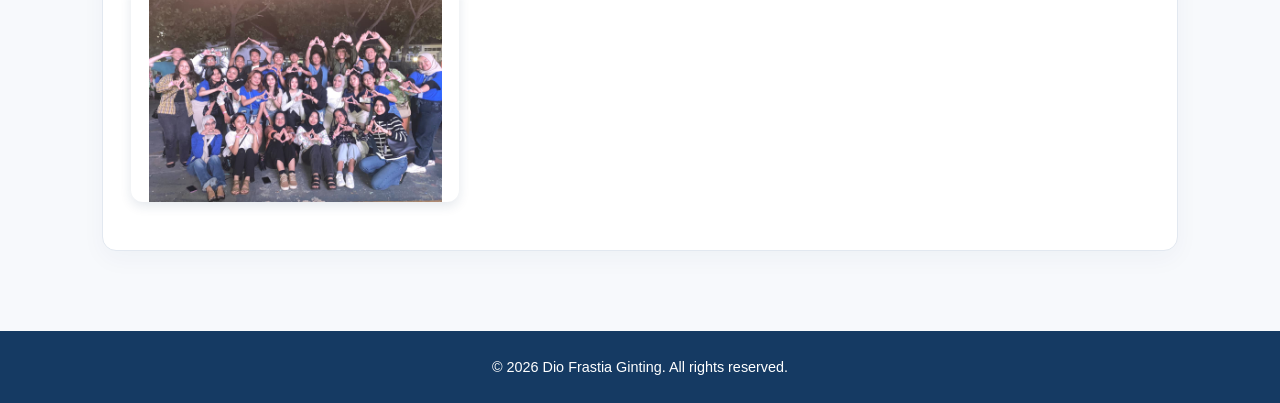
<file: projects.html>
<!DOCTYPE html>
<html lang="en">
<head>
    <meta charset="UTF-8">
    <meta name="viewport" content="width=device-width, initial-scale=1.0">

    <title>Projects | Dio Frastia Ginting</title>

    <link rel="stylesheet" href="style.css">
</head>

<body>

    <header>
        <nav>
            <a href="index.html" class="logo">DG.</a>
            <button type="button" id="menu-toggle"
        aria-label="Buka menu"
        aria-expanded="false">☰</button>

            <div class="nav-links">
                <a href="index.html">Home</a>
                <a href="academic.html">Academic</a>
                <a href="experience.html">Experience</a>
                <a href="projects.html" class="active">Projects</a>
                <a href="leadership.html">Leadership &amp; Skills</a>
            </div>

            <button type="button" id="language-toggle">
                ID | EN
            </button>
        </nav>
    </header>

    

<main>
    <section id="projects">
        <p data-id="HASIL KARYA SAYA" data-en="MY WORK">MY WORK</p>
        <h1 data-id="Proyek &amp; Portofolio" data-en="Projects &amp; Portfolio">Projects &amp; Portfolio</h1>

        <article>
            <h2>MOSAIK 2023</h2>
            <p data-id="Ketua Komisi Kedisiplinan" data-en="Head of the Disciplinary Commission">Head of the Disciplinary Commission</p>
            <ol>
                <li
                    data-id="Menegakkan peraturan orientasi dan kode etik secara objektif untuk menciptakan lingkungan transisi yang aman, terstruktur, dan kondusif bagi ratusan mahasiswa baru."
                    data-en="Enforced orientation regulations and codes of conduct objectively to foster a safe, structured, and conducive transition environment for hundreds of freshmen.">
                    Enforced orientation regulations and codes of conduct objectively to foster a safe, structured, and conducive transition environment for hundreds of freshmen.
                </li>
                <li
                    data-id="Memantau kepatuhan peserta terhadap manajemen waktu dan ketentuan pakaian resmi untuk memastikan seluruh agenda mengikuti SOP universitas."
                    data-en="Monitored participant compliance regarding time management and official dress codes to ensure all agenda items adhered strictly to university SOPs.">
                    Monitored participant compliance regarding time management and official dress codes to ensure all agenda items adhered strictly to university SOPs.
                </li>
                <li
                    data-id="Merancang dan menerapkan sanksi edukatif yang terstruktur untuk membangun karakter, tanggung jawab, dan kedisiplinan, sekaligus menghilangkan praktik perpeloncoan."
                    data-en="Designed and implemented structured educational sanctions aimed at cultivating character, accountability, and discipline while strictly eliminating hazing practices.">
                    Designed and implemented structured educational sanctions aimed at cultivating character, accountability, and discipline while strictly eliminating hazing practices.
                </li>
                <li
                    data-id="Mengatasi konflik di lapangan dan risiko logistik melalui koordinasi lintas divisi untuk memastikan kegiatan berjalan lancar dan tertib."
                    data-en="Mitigated on-field conflicts and logistical risks through cross-divisional coordination to guarantee seamless and orderly event operations.">
                    Mitigated on-field conflicts and logistical risks through cross-divisional coordination to guarantee seamless and orderly event operations.
                </li>
            </ol>

            <div class="experience-gallery">
                <img src="images/komdis mosaik 1.jpeg" alt="Foto Komdis Mosaik">
                <img src="images/komdis mosaik 2.jpeg" alt="Foto Komdis Mosaik">
                <img src="images/komdis mosaik 3.jpeg" alt="Foto Komdis Mosaik">
                <img src="images/komdis mosaik 4.jpeg" alt="Foto Komdis Mosaik">
            </div>
        </article>

        <article>
            <h2>SENIORA 2023</h2>
            <p data-id="Staf Panitia Logistik" data-en="Logistics Committee Staff">Logistics Committee Staff</p>
            <ol>
                <li
                    data-id="Mengelola pengadaan dan inventaris ratusan peralatan olahraga, perlengkapan lomba seni, serta peralatan teknis panggung untuk mendukung kelancaran acara."
                    data-en="Managed the procurement and inventory of hundreds of sports equipment, art competition materials, and technical stage gears to support seamless event operations.">
                    Managed the procurement and inventory of hundreds of sports equipment, art competition materials, and technical stage gears to support seamless event operations.
                </li>
                <li
                    data-id="Berkoordinasi dengan vendor eksternal untuk menyediakan aset strategis, termasuk panggung konser, sistem suara, pencahayaan produksi, dan pembatas pengendalian massa sesuai anggaran."
                    data-en="Coordinated with external vendors to secure strategic assets including the concert stage, sound systems, production lighting, and crowd-control barricades within budget limits.">
                    Coordinated with external vendors to secure strategic assets including the concert stage, sound systems, production lighting, and crowd-control barricades within budget limits.
                </li>
                <li
                    data-id="Merancang tata letak lokasi pertandingan olahraga dan area konser untuk mengoptimalkan mobilitas peserta, tempat duduk penonton, serta jalur evakuasi darurat."
                    data-en="Designed venue layouts for both sports matches and the concert area to optimize participant mobility, spectator seating, and emergency evacuation routes.">
                    Designed venue layouts for both sports matches and the concert area to optimize participant mobility, spectator seating, and emergency evacuation routes.
                </li>
                <li
                    data-id="Mengawasi proses pemuatan peralatan produksi dan memastikan distribusi pasokan listrik yang stabil untuk menjamin kelancaran pelaksanaan acara puncak konser."
                    data-en="Oversaw the loading processes of production equipment and secured stable power supply distribution to guarantee the flawless execution of the peak concert event.">
                    Oversaw the loading processes of production equipment and secured stable power supply distribution to guarantee the flawless execution of the peak concert event.
                </li>
            </ol>

            <div class="experience-gallery">
                <img src="images/Seniora 1.jpeg" alt="Foto SENIORA">
            </div>
        </article>
    </section>
</main>


    <footer>
        <p>&copy; 2026 Dio Frastia Ginting. All rights reserved.</p>
    </footer>

    <script src="script.js"></script>

</body>
</html>
</file>
<file: style.css>
/* =========================
   1. Global Settings
========================= */

:root {
    --color-background: #F7F9FC;
    --color-navy: #153A63;
    --color-blue: #3976B9;
    --color-soft-blue: #DCEAF7;
    --color-gold: #E5A84B;
    --color-text: #243447;
    --color-muted: #64748B;
    --color-white: #FFFFFF;
    --color-border: #E2E8F0;
}

* {
    margin: 0;
    padding: 0;
    box-sizing: border-box;
}

html {
    scroll-behavior: smooth;
}

body {
    font-family: Arial, Helvetica, sans-serif;
    background-color: var(--color-background);
    color: var(--color-text);
    line-height: 1.7;
}

a {
    color: inherit;
    text-decoration: none;
}

img {
    max-width: 100%;
    display: block;
}

section {
    padding: 80px 8%;
}

h1,
h2,
h3 {
    color: var(--color-navy);
    line-height: 1.3;
}

h1 {
    font-size: clamp(2.2rem, 5vw, 3.5rem);
}

h2 {
    font-size: 1.8rem;
    margin-bottom: 20px;
}

h3 {
    font-size: 1.2rem;
    margin-bottom: 10px;
}

p {
    margin-bottom: 16px;
}

/* =========================
   2. Navigation
========================= */

header {
    background-color: var(--color-white);
    border-bottom: 1px solid var(--color-border);
}

nav {
    min-height: 76px;
    padding: 16px 8%;
    display: flex;
    align-items: center;
    justify-content: space-between;
    gap: 24px;
}

.logo {
    color: var(--color-navy);
    font-size: 1.8rem;
    font-weight: 800;
}

.nav-links {
    display: flex;
    align-items: center;
    gap: 24px;
    flex-wrap: wrap;
}

.nav-links a {
    color: var(--color-muted);
    font-size: 0.9rem;
    font-weight: 600;
    transition: color 0.2s ease;
}

.nav-links a:hover,
.nav-links a.active {
    color: var(--color-blue);
}

#language-toggle {
    border: 1px solid var(--color-border);
    border-radius: 8px;
    background-color: var(--color-white);
    color: var(--color-navy);
    padding: 9px 12px;
    cursor: pointer;
}

/* =========================
   3. Home Hero
========================= */

#home {
    min-height: 70vh;
    display: flex;
    align-items: center;
    justify-content: space-between;
    gap: 48px;
}

.hero-content {
    max-width: 700px;
}

.hero-content > p:first-child {
    color: var(--color-blue);
    font-weight: 700;
    letter-spacing: 2px;
    text-transform: uppercase;
}

.hero-content h1 {
    margin-bottom: 12px;
}

.hero-content h2 {
    color: var(--color-blue);
    font-size: 1.4rem;
    font-weight: 500;
    margin-bottom: 24px;
}

.hero-content > p {
    color: var(--color-muted);
    max-width: 620px;
}

.hero-content a {
    display: inline-block;
    margin: 12px 10px 0 0;
    padding: 12px 20px;
    border-radius: 8px;
    background-color: var(--color-navy);
    color: var(--color-white);
    font-weight: 600;
    transition: background-color 0.2s ease;
}

.hero-content a:hover {
    background-color: var(--color-blue);
}

.hero-content a[href$=".pdf"] {
    background-color: transparent;
    color: var(--color-navy);
    border: 1px solid var(--color-navy);
}

/* =========================
   4. Content Sections
========================= */

main > section:not(#home) {
    border-top: 1px solid var(--color-border);
}

main > section > p:first-child {
    color: var(--color-blue);
    font-size: 0.8rem;
    font-weight: 700;
    letter-spacing: 2px;
}

article {
    background-color: var(--color-white);
    border: 1px solid var(--color-border);
    border-radius: 14px;
    padding: 28px;
    margin-top: 24px;
    box-shadow: 0 8px 24px rgba(21, 58, 99, 0.04);
}

article p {
    color: var(--color-muted);
}

article ul {
    padding-left: 22px;
}

article li {
    margin-bottom: 8px;
}

/* =========================
   5. Contact
========================= */

#contact {
    background-color: var(--color-soft-blue);
}

.contact-links {
    display: flex;
    flex-wrap: wrap;
    gap: 14px;
    margin-top: 24px;
}

.contact-links a {
    display: inline-block;
    padding: 12px 20px;
    background-color: var(--color-white);
    color: var(--color-navy);
    border: 1px solid var(--color-border);
    border-radius: 10px;
    font-weight: 600;
    transition: all 0.2s ease;
}

.contact-links a:hover {
    background-color: var(--color-navy);
    color: var(--color-white);
}

/* =========================
   6. Footer
========================= */

footer {
    background-color: var(--color-navy);
    color: var(--color-white);
    text-align: center;
    padding: 24px 8%;
}

footer p {
    margin-bottom: 0;
    font-size: 0.9rem;
}

/* =========================
   7. Responsive Layout
========================= */

@media (max-width: 900px) {
    nav {
        flex-wrap: wrap;
    }

    .nav-links {
        gap: 14px;
    }

    #home {
        min-height: auto;
        flex-direction: column;
        align-items: flex-start;
        gap: 24px;
    }

    section {
        padding: 60px 6%;
    }
}

@media (max-width: 600px) {
    nav {
        padding: 16px 6%;
    }

    .nav-links {
        width: 100%;
        gap: 12px 18px;
    }

    .nav-links a {
        font-size: 0.85rem;
    }

    #language-toggle {
        margin-left: auto;
    }

    section {
        padding: 48px 6%;
    }

    article {
        padding: 22px;
    }

    .contact-links {
        flex-direction: column;
    }

    .contact-links a {
        text-align: center;
    }
}

/* Profile Photo */
.hero-image img {
    display: block;
    width: 100%;
    height: auto;
    object-fit: contain;
    border: none;
    border-radius: 0;
    box-shadow: none;
    background: transparent;
}


/* Graduation Photo Gallery */
.graduation-gallery {
    display: grid;
    grid-template-columns: repeat(3, 1fr);
    gap: 20px;
    margin-top: 24px;
}

.graduation-gallery img {
    width: 100%;
    height: 280px;
    object-fit: cover;
    object-position: center;
    border-radius: 12px;
    display: block;
    box-shadow: 0 4px 12px rgba(21, 58, 99, 0.12);
    transition: transform 0.3s ease, box-shadow 0.3s ease;
}

.graduation-gallery img:hover {
    transform: translateY(-5px);
    box-shadow: 0 8px 20px rgba(21, 58, 99, 0.18);
}

/* Responsive for tablet and mobile */
@media (max-width: 768px) {
    .graduation-gallery {
        grid-template-columns: repeat(2, 1fr);
        gap: 14px;
    }

    .graduation-gallery img {
        height: 220px;
    }
}

@media (max-width: 480px) {
    .graduation-gallery {
        grid-template-columns: 1fr;
    }

    .graduation-gallery img {
        height: 280px;
    }
}

.work-period {
    font-size: 14px;
    color: #3976B9;
    font-weight: 500;
    margin-top: 4px;
    margin-bottom: 16px;
}

/* Work Experience Photo */
.experience-gallery {
    display: flex;
    flex-wrap: wrap;
    gap: 16px;
    margin: 20px 0;
}

.experience-gallery img {
    width: calc(33.333% - 11px);
    height: 220px;
    object-fit: contain;
    border-radius: 12px;
    box-shadow: 0 4px 12px rgba(21, 58, 99, 0.12);
}

/* Tablet */
@media (max-width: 768px) {
    .experience-gallery img {
        width: calc(50% - 8px);
    }
}

/* Mobile */
@media (max-width: 480px) {
    .experience-gallery img {
        width: 100%;
        height: 240px;
    }
}
/* Leadership and Skill Foto */
.Leadership-gallery img {
    display: flex;
    flex-wrap: wrap;
    gap: 16px;
    margin: 20px 0;
}

.Leadership-gallery img {
    width: calc(33.333% - 11px);
    height: 220px;
    object-fit: contain;
    border-radius: 12px;
    box-shadow: 0 4px 12px rgba(21, 58, 99, 0.12);
}

/* Tablet */
@media (max-width: 768px) {
    .Leadership-gallery img {
        width: calc(50% - 8px);
    }
}

/* Mobile */
@media (max-width: 480px) {
    .Leadership-gallery img {
        width: 100%;
        height: 240px;
    }
}

/* Tombol menu navigasi */
#menu-toggle {
    display: none;
    background: none;
    border: none;
    font-size: 26px;
    color: #153A63;
    cursor: pointer;
}

/* Navigasi pada layar HP */
@media (max-width: 768px) {
    #menu-toggle {
        display: block;
    }

    nav {
        position: relative;
        flex-wrap: wrap;
    }

    .nav-links {
        display: none;
        flex-direction: column;
        width: 100%;
        gap: 16px;
        padding: 16px 0;
    }

    .nav-links.show {
        display: flex;
    }
}

/* Tombol kembali ke atas */
#back-to-top {
    display: none;
    position: fixed;
    bottom: 24px;
    right: 24px;
    width: 44px;
    height: 44px;
    border: none;
    border-radius: 50%;
    background-color: #153A63;
    color: #FFFFFF;
    font-size: 26px;
    cursor: pointer;
    box-shadow: 0 4px 12px rgba(21, 58, 99, 0.2);
    z-index: 1000;
    transition: background-color 0.3s ease;
}

#back-to-top:hover {
    background-color: #3976B9;
}

/* Animasi saat elemen muncul di layar */
.reveal {
    opacity: 0;
    transform: translateY(24px);
    transition: opacity 0.7s ease, transform 0.7s ease;
}

.reveal.visible {
    opacity: 1;
    transform: translateY(0);
}

/* Hormati preferensi pengurangan animasi */
@media (prefers-reduced-motion: reduce) {
    .reveal {
        opacity: 1;
        transform: none;
        transition: none;
    }
}

/* Efek interaktif pada foto pengalaman kerja */
.experience-gallery img,
.graduation-gallery img {
    transition: transform 0.3s ease, box-shadow 0.3s ease;
}

.experience-gallery img:hover,
.graduation-gallery img:hover {
    transform: scale(1.03);
    box-shadow: 0 8px 20px rgba(21, 58, 99, 0.2);
}

/* Efek interaktif pada kartu proyek */
.project-card {
    transition: transform 0.3s ease, box-shadow 0.3s ease;
}

.project-card:hover {
    transform: translateY(-5px);
    box-shadow: 0 8px 20px rgba(21, 58, 99, 0.12);
}

/* Nonaktifkan gerakan untuk perangkat yang mengurangi animasi */
@media (prefers-reduced-motion: reduce) {
    .experience-gallery img,
    .graduation-gallery img,
    .project-card {
        transition: none;
    }

    .experience-gallery img:hover,
    .graduation-gallery img:hover,
    .project-card:hover {
        transform: none;
    }
}
</file>
